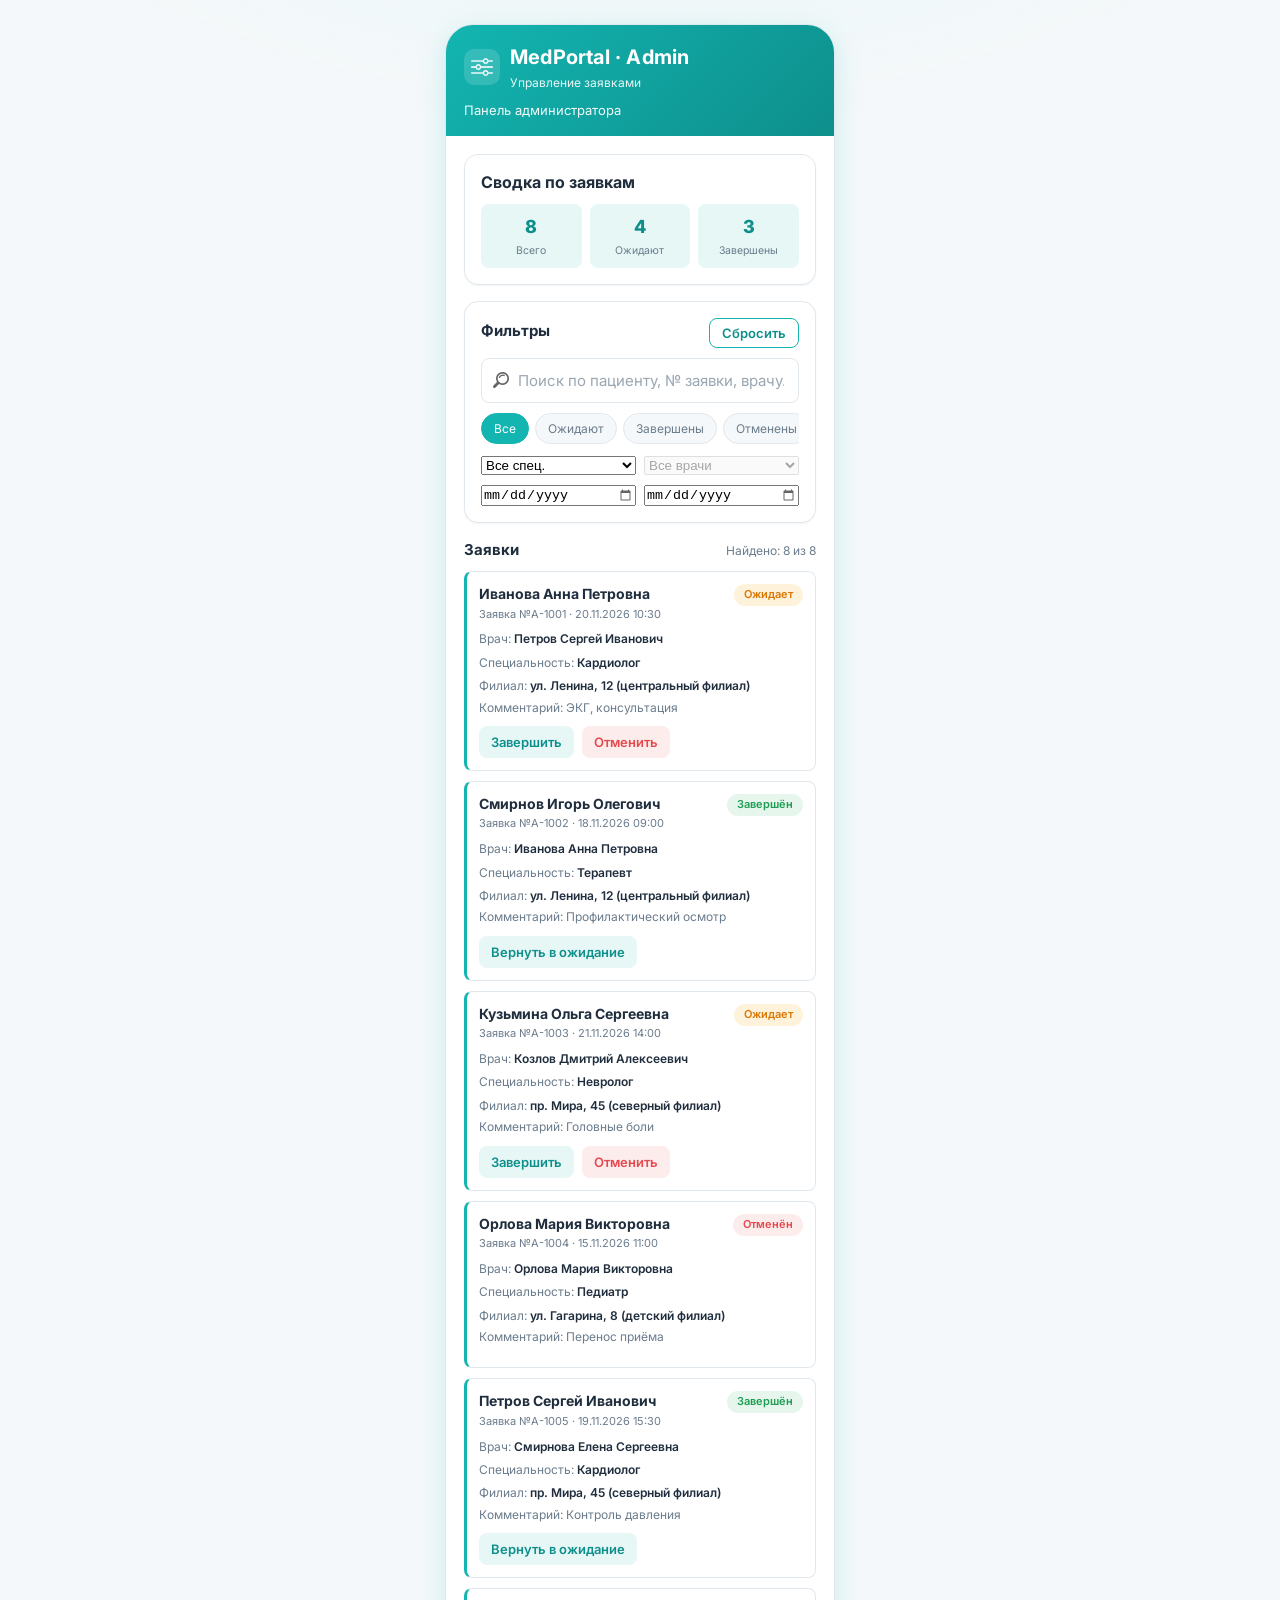
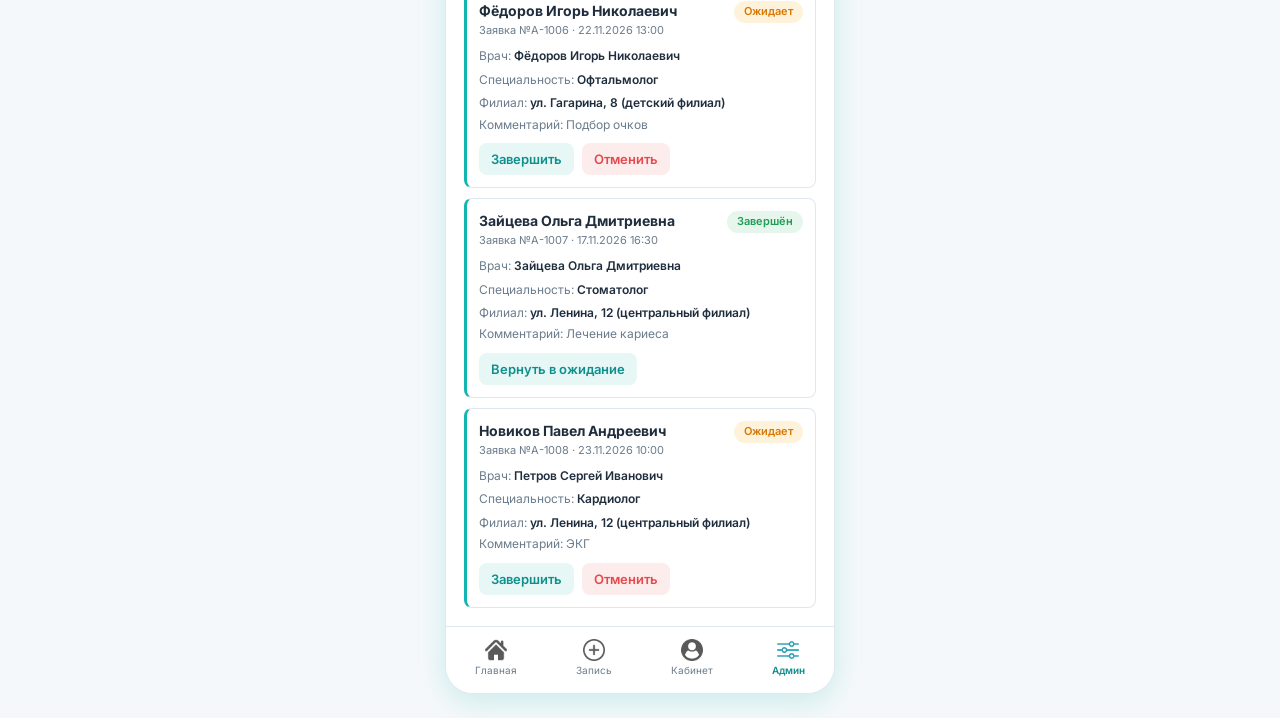
<file: admin.html>
<!DOCTYPE html>
<html lang="ru">
<head>
  <meta charset="UTF-8">
  <meta name="viewport" content="width=device-width, initial-scale=1">
  <title>MedPortal — Панель администратора</title>
  <link rel="preconnect" href="https://fonts.googleapis.com">
  <link rel="preconnect" href="https://fonts.gstatic.com" crossorigin>
  <link href="https://fonts.googleapis.com/css2?family=Inter:wght@400;500;600;700;800&display=swap" rel="stylesheet">
  <link rel="stylesheet" href="css/styles.css">
  <link rel="icon" type="image/png" href="img/icons/heartbeat.png">
</head>
<body>
  <div class="phone">

    <!-- Шапка -->
    <header class="app-header">
      <div class="brand">
        <div class="brand-logo"><img src="img/icons/filter.png" alt=""></div>
        <div>
          <div class="brand-name">MedPortal · Admin</div>
          <div class="brand-tag">Управление заявками</div>
        </div>
      </div>
      <div class="page-title">Панель администратора</div>
    </header>

    <main class="app-main">

      <!-- Статистика -->
      <section class="card">
        <h2>Сводка по заявкам</h2>
        <div class="stat-grid mt-12" style="margin-top:10px">
          <div class="stat"><div class="num" id="kpiTotal">0</div><div class="lbl">Всего</div></div>
          <div class="stat"><div class="num" id="kpiWait">0</div><div class="lbl">Ожидают</div></div>
          <div class="stat"><div class="num" id="kpiDone">0</div><div class="lbl">Завершены</div></div>
        </div>
      </section>

      <!-- Фильтры -->
      <section class="card">
        <div class="flex-between mb-0" style="margin-bottom:10px">
          <h2 style="font-size:15px">Фильтры</h2>
          <button class="btn btn-sm btn-ghost" id="resetBtn" style="width:auto;padding:6px 12px">Сбросить</button>
        </div>

        <div class="filters">
          <!-- Поиск -->
          <div class="search-wrap field" style="margin:0">
            <img src="img/icons/search.png" alt="">
            <input type="text" id="q" placeholder="Поиск по пациенту, № заявки, врачу…">
          </div>

          <!-- Чипы статусов -->
          <div class="chip-row">
            <div class="chip active" data-status="">Все</div>
            <div class="chip" data-status="waiting">Ожидают</div>
            <div class="chip" data-status="done">Завершены</div>
            <div class="chip" data-status="cancelled">Отменены</div>
          </div>

          <!-- Скрытый селект статуса (синхронизируется с чипами) -->
          <select id="fStatus" class="hide">
            <option value="">Все статусы</option>
            <option value="waiting">Ожидают</option>
            <option value="done">Завершены</option>
            <option value="cancelled">Отменены</option>
          </select>

          <!-- Спец + Врач -->
          <div class="row">
            <select id="fSpecialty"><option value="">Все спец.</option></select>
            <select id="fDoctor" disabled><option value="">Все врачи</option></select>
          </div>

          <!-- Диапазон дат -->
          <div class="row">
            <input type="date" id="fDateFrom" title="Дата с">
            <input type="date" id="fDateTo" title="Дата по">
          </div>
        </div>
      </section>

      <!-- Список заявок -->
      <section>
        <div class="flex-between mb-0" style="margin-bottom:10px">
          <h2 style="font-size:15px">Заявки</h2>
          <span class="text-sm muted" id="countInfo"></span>
        </div>
        <div class="app-list" id="appList"></div>
      </section>

    </main>

    <!-- Нижняя навигация -->
    <nav class="tabbar">
      <a href="index.html"><img src="img/icons/home.png" alt=""><span>Главная</span></a>
      <a href="application.html"><img src="img/icons/add.png" alt=""><span>Запись</span></a>
      <a href="profile.html"><img src="img/icons/user.png" alt=""><span>Кабинет</span></a>
      <a href="admin.html" class="active"><img src="img/icons/filter.png" alt=""><span>Админ</span></a>
    </nav>
  </div>

  <script src="js/validation.js"></script>
  <script src="js/admin-filter.js"></script>
  <script>
  // Обновление KPI при каждой фильтрации.
  // Слушаем событие medportal:filtered, которое генерирует admin-filter.js
  // после каждого рендера списка. Дополнительно используем MutationObserver
  // для подстраховки (первый рендер и любой последующий).
  (function(){
    function updateKpi() {
      const list = document.querySelectorAll('#appList .app-card');
      let wait = 0, done = 0;
      list.forEach(c => {
        const b = c.querySelector('.badge');
        if (!b) return;
        if (b.classList.contains('badge-waiting')) wait++;
        if (b.classList.contains('badge-success')) done++;
      });
      const t = document.getElementById('kpiTotal'); if (t) t.textContent = list.length;
      const w = document.getElementById('kpiWait');  if (w) w.textContent = wait;
      const d = document.getElementById('kpiDone');  if (d) d.textContent = done;
    }
    document.addEventListener('DOMContentLoaded', () => {
      const target = document.getElementById('appList');
      if (target) {
        // Первый рендер + последующие изменения
        new MutationObserver(() => {
          // небольшой debounce, чтобы не дёргаться при массовом обновлении
          clearTimeout(window._kpiT);
          window._kpiT = setTimeout(updateKpi, 50);
        }).observe(target, { childList: true, subtree: true });
      }
      // Дёргаем вручную — на случай, если admin-filter.js уже отрисовал
      updateKpi();
    });
    // Реакция на событие фильтрации (если поддерживается)
    document.addEventListener('medportal:filtered', updateKpi);
  })();
  </script>
</body>
</html>
</file>
<file: css/styles.css>
/* ============================================================
   MedPortal — медицинская палитра
   Белый / Бирюзовый / Светло-серый
   Дизайн под смартфон: 390 × 844 px
   ============================================================ */

:root {
  /* Палитра */
  --primary:        #13B5B1;  /* бирюзовый основной */
  --primary-dark:   #0E8F8C;  /* бирюзовый тёмный (hover) */
  --primary-light:  #E6F7F6;  /* бирюзовый очень светлый (фон) */
  --accent:         #2DD4BF;  /* акцент бирюзовый */
  --white:          #FFFFFF;
  --bg:             #F5F8FA;  /* светло-серый фон */
  --bg-card:        #FFFFFF;
  --text:           #1F2D3D;  /* основной текст */
  --text-muted:     #6B7C8C;  /* приглушённый текст */
  --border:         #E1E8ED;  /* граница */
  --error:          #E5484D;  /* красный — ошибки */
  --error-bg:       #FFF1F1;
  --success:        #1F9D55;
  --warning:        #D97706;

  --radius-sm: 8px;
  --radius-md: 14px;
  --radius-lg: 20px;

  --shadow-sm: 0 1px 2px rgba(15, 60, 80, 0.06);
  --shadow-md: 0 4px 16px rgba(15, 60, 80, 0.08);
  --shadow-lg: 0 8px 28px rgba(19, 181, 177, 0.18);

  /* Размеры экрана (мобильный макет 390×844) */
  --phone-w: 390px;
  --phone-h: 844px;

  --font: 'Inter', 'Segoe UI', 'Roboto', system-ui, -apple-system, 'Helvetica Neue', Arial, sans-serif;
}

* {
  box-sizing: border-box;
  margin: 0;
  padding: 0;
}

html, body {
  font-family: var(--font);
  color: var(--text);
  background: var(--bg);
  -webkit-font-smoothing: antialiased;
  -moz-osx-font-smoothing: grayscale;
}

body {
  min-height: 100vh;
  display: flex;
  justify-content: center;
  background:
    radial-gradient(1200px 600px at 50% -10%, var(--primary-light), transparent 60%),
    var(--bg);
  font-size: 15px;
  line-height: 1.45;
}

/* Контейнер — рамка телефона 390×844 */
.phone {
  width: 100%;
  max-width: var(--phone-w);
  min-height: 100vh;
  background: var(--white);
  position: relative;
  display: flex;
  flex-direction: column;
  box-shadow: var(--shadow-lg);
  overflow: hidden;
}

@media (min-width: 480px) {
  .phone {
    min-height: var(--phone-h);
    border-radius: 28px;
    margin: 24px auto;
    border: 1px solid var(--border);
  }
}

/* ---------- Шапка ---------- */
.app-header {
  background: linear-gradient(135deg, var(--primary) 0%, var(--primary-dark) 100%);
  color: var(--white);
  padding: 18px 18px 16px;
  position: sticky;
  top: 0;
  z-index: 10;
}

.app-header .brand {
  display: flex;
  align-items: center;
  gap: 10px;
}

.app-header .brand-logo {
  width: 36px;
  height: 36px;
  background: rgba(255, 255, 255, 0.15);
  border-radius: 10px;
  display: flex;
  align-items: center;
  justify-content: center;
  backdrop-filter: blur(6px);
}

.app-header .brand-logo img {
  width: 22px;
  height: 22px;
  filter: brightness(0) invert(1);
}

.app-header .brand-name {
  font-size: 20px;
  font-weight: 700;
  letter-spacing: 0.2px;
}

.app-header .brand-tag {
  font-size: 12px;
  opacity: 0.9;
  margin-top: 2px;
}

.app-header .page-title {
  font-size: 13px;
  opacity: 0.95;
  margin-top: 10px;
}

/* ---------- Основной контент ---------- */
.app-main {
  flex: 1;
  padding: 18px;
  display: flex;
  flex-direction: column;
  gap: 16px;
}

/* ---------- Карточка ---------- */
.card {
  background: var(--bg-card);
  border: 1px solid var(--border);
  border-radius: var(--radius-md);
  padding: 16px;
  box-shadow: var(--shadow-sm);
}

.card h2 {
  font-size: 16px;
  font-weight: 700;
  margin-bottom: 4px;
  color: var(--text);
}

.card h3 {
  font-size: 14px;
  font-weight: 600;
  margin-bottom: 8px;
}

.card-subtitle {
  font-size: 12px;
  color: var(--text-muted);
  margin-bottom: 12px;
}

/* ---------- Формы ---------- */
.field {
  margin-bottom: 14px;
}

.field:last-of-type {
  margin-bottom: 0;
}

.field label {
  display: block;
  font-size: 13px;
  font-weight: 600;
  color: var(--text);
  margin-bottom: 6px;
}

.field label .req {
  color: var(--error);
  margin-left: 2px;
}

.field input,
.field select,
.field textarea {
  width: 100%;
  padding: 12px 14px;
  font-size: 15px;
  font-family: var(--font);
  color: var(--text);
  background: var(--white);
  border: 1.5px solid var(--border);
  border-radius: var(--radius-sm);
  outline: none;
  transition: border-color 0.15s, box-shadow 0.15s;
  -webkit-appearance: none;
  appearance: none;
}

.field input:focus,
.field select:focus,
.field textarea:focus {
  border-color: var(--primary);
  box-shadow: 0 0 0 3px rgba(19, 181, 177, 0.15);
}

.field input.invalid,
.field select.invalid,
.field textarea.invalid {
  border-color: var(--error);
  background: var(--error-bg);
}

.field input::placeholder {
  color: #9AA7B2;
}

.field .hint {
  font-size: 11px;
  color: var(--text-muted);
  margin-top: 4px;
}

.field .error {
  display: block;
  min-height: 16px;
  color: var(--error);
  font-size: 12px;
  margin-top: 4px;
  line-height: 1.3;
}

/* Селект со стрелкой */
.field select {
  background-image: url("data:image/svg+xml,%3Csvg xmlns='http://www.w3.org/2000/svg' width='12' height='12' viewBox='0 0 24 24' fill='none' stroke='%236B7C8C' stroke-width='2.5' stroke-linecap='round' stroke-linejoin='round'%3E%3Cpolyline points='6 9 12 15 18 9'%3E%3C/polyline%3E%3C/svg%3E");
  background-repeat: no-repeat;
  background-position: right 14px center;
  padding-right: 36px;
}

.field select:disabled {
  background-color: #F1F4F6;
  color: #9AA7B2;
  cursor: not-allowed;
}

/* ---------- Кнопки ---------- */
.btn {
  display: inline-flex;
  align-items: center;
  justify-content: center;
  gap: 8px;
  width: 100%;
  padding: 14px 18px;
  font-size: 15px;
  font-weight: 600;
  font-family: var(--font);
  border: none;
  border-radius: var(--radius-sm);
  cursor: pointer;
  transition: background 0.15s, transform 0.05s, box-shadow 0.15s;
  text-decoration: none;
}

.btn:active {
  transform: translateY(1px);
}

.btn-primary {
  background: var(--primary);
  color: var(--white);
}

.btn-primary:hover {
  background: var(--primary-dark);
}

.btn-primary:disabled {
  background: #B6E0DE;
  cursor: not-allowed;
}

.btn-secondary {
  background: var(--primary-light);
  color: var(--primary-dark);
}

.btn-secondary:hover {
  background: #D2EEEC;
}

.btn-ghost {
  background: transparent;
  color: var(--primary-dark);
  border: 1.5px solid var(--primary);
}

.btn-ghost:hover {
  background: var(--primary-light);
}

.btn-danger {
  background: #FDECEC;
  color: var(--error);
}

.btn-block { width: 100%; }
.btn-sm { padding: 8px 12px; font-size: 13px; width: auto; }

/* ---------- Ссылки и нижний текст ---------- */
.link {
  color: var(--primary-dark);
  text-decoration: none;
  font-weight: 600;
}

.link:hover {
  text-decoration: underline;
}

.muted {
  color: var(--text-muted);
  font-size: 13px;
}

.center {
  text-align: center;
}

.form-footer {
  text-align: center;
  font-size: 13px;
  color: var(--text-muted);
  margin-top: 6px;
}

/* ---------- Hero на главной ---------- */
.hero {
  background: linear-gradient(135deg, var(--primary) 0%, var(--primary-dark) 100%);
  color: var(--white);
  border-radius: var(--radius-lg);
  padding: 20px;
  position: relative;
  overflow: hidden;
}

.hero h1 {
  font-size: 22px;
  font-weight: 800;
  margin-bottom: 6px;
  line-height: 1.2;
}

.hero p {
  font-size: 13px;
  opacity: 0.95;
  margin-bottom: 14px;
}

.hero .pulse {
  position: absolute;
  right: -10px;
  top: 50%;
  transform: translateY(-50%);
  width: 100px;
  height: 100px;
  opacity: 0.18;
}

.hero .pulse img {
  width: 100%;
  height: 100%;
  filter: brightness(0) invert(1);
}

/* ---------- Сетка быстрых действий ---------- */
.quick-grid {
  display: grid;
  grid-template-columns: 1fr 1fr;
  gap: 12px;
}

.quick-item {
  background: var(--white);
  border: 1px solid var(--border);
  border-radius: var(--radius-md);
  padding: 14px;
  text-align: center;
  cursor: pointer;
  transition: transform 0.1s, box-shadow 0.15s;
  text-decoration: none;
  color: var(--text);
  display: flex;
  flex-direction: column;
  align-items: center;
  gap: 8px;
}

.quick-item:hover {
  box-shadow: var(--shadow-md);
  border-color: var(--primary);
}

.quick-item .ico-wrap {
  width: 44px;
  height: 44px;
  border-radius: 12px;
  background: var(--primary-light);
  display: flex;
  align-items: center;
  justify-content: center;
}

.quick-item .ico-wrap img {
  width: 22px;
  height: 22px;
}

.quick-item .label {
  font-size: 13px;
  font-weight: 600;
}

/* ---------- Список услуг / карточки ---------- */
.service-list {
  display: flex;
  flex-direction: column;
  gap: 10px;
}

.service-row {
  display: flex;
  align-items: center;
  gap: 12px;
  padding: 12px;
  background: var(--bg);
  border-radius: var(--radius-sm);
  border: 1px solid var(--border);
}

.service-row .ic {
  width: 38px;
  height: 38px;
  background: var(--white);
  border-radius: 10px;
  display: flex;
  align-items: center;
  justify-content: center;
  flex-shrink: 0;
}

.service-row .ic img {
  width: 20px;
  height: 20px;
}

.service-row .info {
  flex: 1;
  min-width: 0;
}

.service-row .info .t {
  font-size: 14px;
  font-weight: 600;
  display: block;
}

.service-row .info .s {
  font-size: 12px;
  color: var(--text-muted);
}

/* ---------- Профиль ---------- */
.profile-head {
  display: flex;
  align-items: center;
  gap: 14px;
  padding: 8px 0 4px;
}

.profile-head .avatar {
  width: 64px;
  height: 64px;
  border-radius: 50%;
  background: var(--primary-light);
  display: flex;
  align-items: center;
  justify-content: center;
  border: 2px solid var(--primary);
}

.profile-head .avatar img {
  width: 34px;
  height: 34px;
}

.profile-head .name {
  font-size: 17px;
  font-weight: 700;
}

.profile-head .meta {
  font-size: 12px;
  color: var(--text-muted);
  margin-top: 2px;
}

.stat-grid {
  display: grid;
  grid-template-columns: 1fr 1fr 1fr;
  gap: 8px;
}

.stat {
  background: var(--primary-light);
  border-radius: var(--radius-sm);
  padding: 10px 6px;
  text-align: center;
}

.stat .num {
  font-size: 18px;
  font-weight: 800;
  color: var(--primary-dark);
}

.stat .lbl {
  font-size: 10.5px;
  color: var(--text-muted);
  margin-top: 2px;
}

/* ---------- Приём / мероприятие ---------- */
.event-card {
  background: var(--white);
  border: 1px solid var(--border);
  border-radius: var(--radius-md);
  padding: 14px;
  display: flex;
  flex-direction: column;
  gap: 8px;
}

.event-card .head {
  display: flex;
  align-items: flex-start;
  justify-content: space-between;
  gap: 10px;
}

.event-card .head .doctor {
  font-size: 14px;
  font-weight: 700;
}

.event-card .head .spec {
  font-size: 12px;
  color: var(--text-muted);
  margin-top: 2px;
}

.event-card .meta-row {
  display: flex;
  gap: 14px;
  font-size: 12px;
  color: var(--text-muted);
}

.event-card .meta-row span {
  display: inline-flex;
  align-items: center;
  gap: 4px;
}

.event-card .meta-row img {
  width: 13px;
  height: 13px;
}

.badge {
  display: inline-flex;
  align-items: center;
  padding: 3px 10px;
  border-radius: 999px;
  font-size: 11px;
  font-weight: 600;
}

.badge-success { background: #E6F6EC; color: var(--success); }
.badge-waiting { background: #FEF3DA; color: var(--warning); }
.badge-cancel  { background: #FDECEC; color: var(--error); }

/* ---------- Отзыв ---------- */
.review-block {
  border-top: 1px dashed var(--border);
  margin-top: 8px;
  padding-top: 10px;
}

.review-block .stars {
  display: flex;
  gap: 4px;
  margin: 6px 0;
}

.review-block .stars img {
  width: 22px;
  height: 22px;
  cursor: pointer;
  opacity: 0.35;
  transition: opacity 0.1s;
}

.review-block .stars img.active {
  opacity: 1;
  filter: brightness(0) saturate(100%) invert(58%) sepia(86%) saturate(2243%) hue-rotate(351deg) brightness(98%) contrast(101%);
}

.review-block textarea {
  min-height: 70px;
  resize: vertical;
}

.locked-note {
  background: var(--bg);
  border: 1px dashed var(--border);
  border-radius: var(--radius-sm);
  padding: 10px;
  text-align: center;
  font-size: 12px;
  color: var(--text-muted);
  display: flex;
  align-items: center;
  justify-content: center;
  gap: 6px;
}

.locked-note img {
  width: 14px;
  height: 14px;
}

/* ---------- Фильтры (admin) ---------- */
.filters {
  display: flex;
  flex-direction: column;
  gap: 10px;
}

.filters .row {
  display: flex;
  gap: 8px;
}

.filters .row > * { flex: 1; }

.filters .search-wrap {
  position: relative;
}

.filters .search-wrap img {
  position: absolute;
  left: 12px;
  top: 50%;
  transform: translateY(-50%);
  width: 16px;
  height: 16px;
  opacity: 0.6;
  pointer-events: none;
}

.filters .search-wrap input {
  padding-left: 36px;
}

.chip-row {
  display: flex;
  gap: 6px;
  overflow-x: auto;
  padding-bottom: 2px;
}

.chip {
  flex-shrink: 0;
  padding: 6px 12px;
  background: var(--bg);
  border: 1px solid var(--border);
  border-radius: 999px;
  font-size: 12px;
  color: var(--text-muted);
  cursor: pointer;
}

.chip.active {
  background: var(--primary);
  color: var(--white);
  border-color: var(--primary);
}

/* ---------- Карточки заявок (admin) ---------- */
.app-list {
  display: flex;
  flex-direction: column;
  gap: 10px;
}

.app-card {
  background: var(--white);
  border: 1px solid var(--border);
  border-left: 3px solid var(--primary);
  border-radius: var(--radius-sm);
  padding: 12px;
}

.app-card .top {
  display: flex;
  justify-content: space-between;
  align-items: flex-start;
  gap: 8px;
}

.app-card .who {
  font-size: 14px;
  font-weight: 700;
}

.app-card .when {
  font-size: 11px;
  color: var(--text-muted);
  margin-top: 2px;
}

.app-card .row-info {
  display: flex;
  flex-wrap: wrap;
  gap: 6px 14px;
  margin-top: 8px;
  font-size: 12px;
  color: var(--text-muted);
}

.app-card .row-info b {
  color: var(--text);
  font-weight: 600;
}

.app-card .actions {
  display: flex;
  gap: 8px;
  margin-top: 10px;
}

.empty-state {
  text-align: center;
  padding: 24px 12px;
  color: var(--text-muted);
  font-size: 13px;
}

.empty-state img {
  width: 44px;
  height: 44px;
  opacity: 0.45;
  margin-bottom: 8px;
}

/* ---------- Уведомление (toast) ---------- */
.toast {
  position: fixed;
  left: 50%;
  bottom: 80px;
  transform: translateX(-50%);
  background: var(--text);
  color: var(--white);
  padding: 10px 18px;
  border-radius: 999px;
  font-size: 13px;
  z-index: 1000;
  box-shadow: var(--shadow-md);
  opacity: 0;
  pointer-events: none;
  transition: opacity 0.2s, transform 0.2s;
}

.toast.show {
  opacity: 1;
  transform: translateX(-50%) translateY(-4px);
}

.toast.success { background: var(--success); }
.toast.error   { background: var(--error); }

/* ---------- Нижняя навигация ---------- */
.tabbar {
  display: flex;
  justify-content: space-around;
  background: var(--white);
  border-top: 1px solid var(--border);
  padding: 8px 0 12px;
  position: sticky;
  bottom: 0;
  z-index: 9;
}

.tabbar a {
  display: flex;
  flex-direction: column;
  align-items: center;
  gap: 2px;
  text-decoration: none;
  color: var(--text-muted);
  font-size: 10px;
  padding: 4px 10px;
  border-radius: 8px;
}

.tabbar a img {
  width: 22px;
  height: 22px;
  opacity: 0.65;
}

.tabbar a.active {
  color: var(--primary-dark);
  font-weight: 600;
}

.tabbar a.active img {
  opacity: 1;
  filter: brightness(0) saturate(100%) invert(43%) sepia(85%) saturate(456%) hue-rotate(141deg) brightness(96%) contrast(91%);
}

/* ---------- Каскадные селекты ---------- */
.cascade-step {
  display: flex;
  align-items: center;
  gap: 8px;
  font-size: 11px;
  color: var(--text-muted);
  margin-bottom: 4px;
}

.cascade-step .num {
  width: 18px;
  height: 18px;
  border-radius: 50%;
  background: var(--primary-light);
  color: var(--primary-dark);
  display: flex;
  align-items: center;
  justify-content: center;
  font-weight: 700;
  font-size: 11px;
}

/* ---------- Поле даты ---------- */
input[type="date"]::-webkit-calendar-picker-indicator {
  cursor: pointer;
  opacity: 0.6;
}

/* ---------- Доступность ---------- */
@media (prefers-reduced-motion: reduce) {
  * { transition: none !important; }
}

:focus-visible {
  outline: 2px solid var(--primary);
  outline-offset: 2px;
}

button:focus-visible, a:focus-visible {
  outline-offset: 2px;
}

/* Утилиты */
.spacer { flex: 1; }
.mt-8 { margin-top: 8px; }
.mt-12 { margin-top: 12px; }
.mt-16 { margin-top: 16px; }
.mb-0 { margin-bottom: 0; }
.text-sm { font-size: 12px; }
.text-xs { font-size: 11px; }
.flex-between { display: flex; justify-content: space-between; align-items: center; }
.hide { display: none !important; }
</file>
